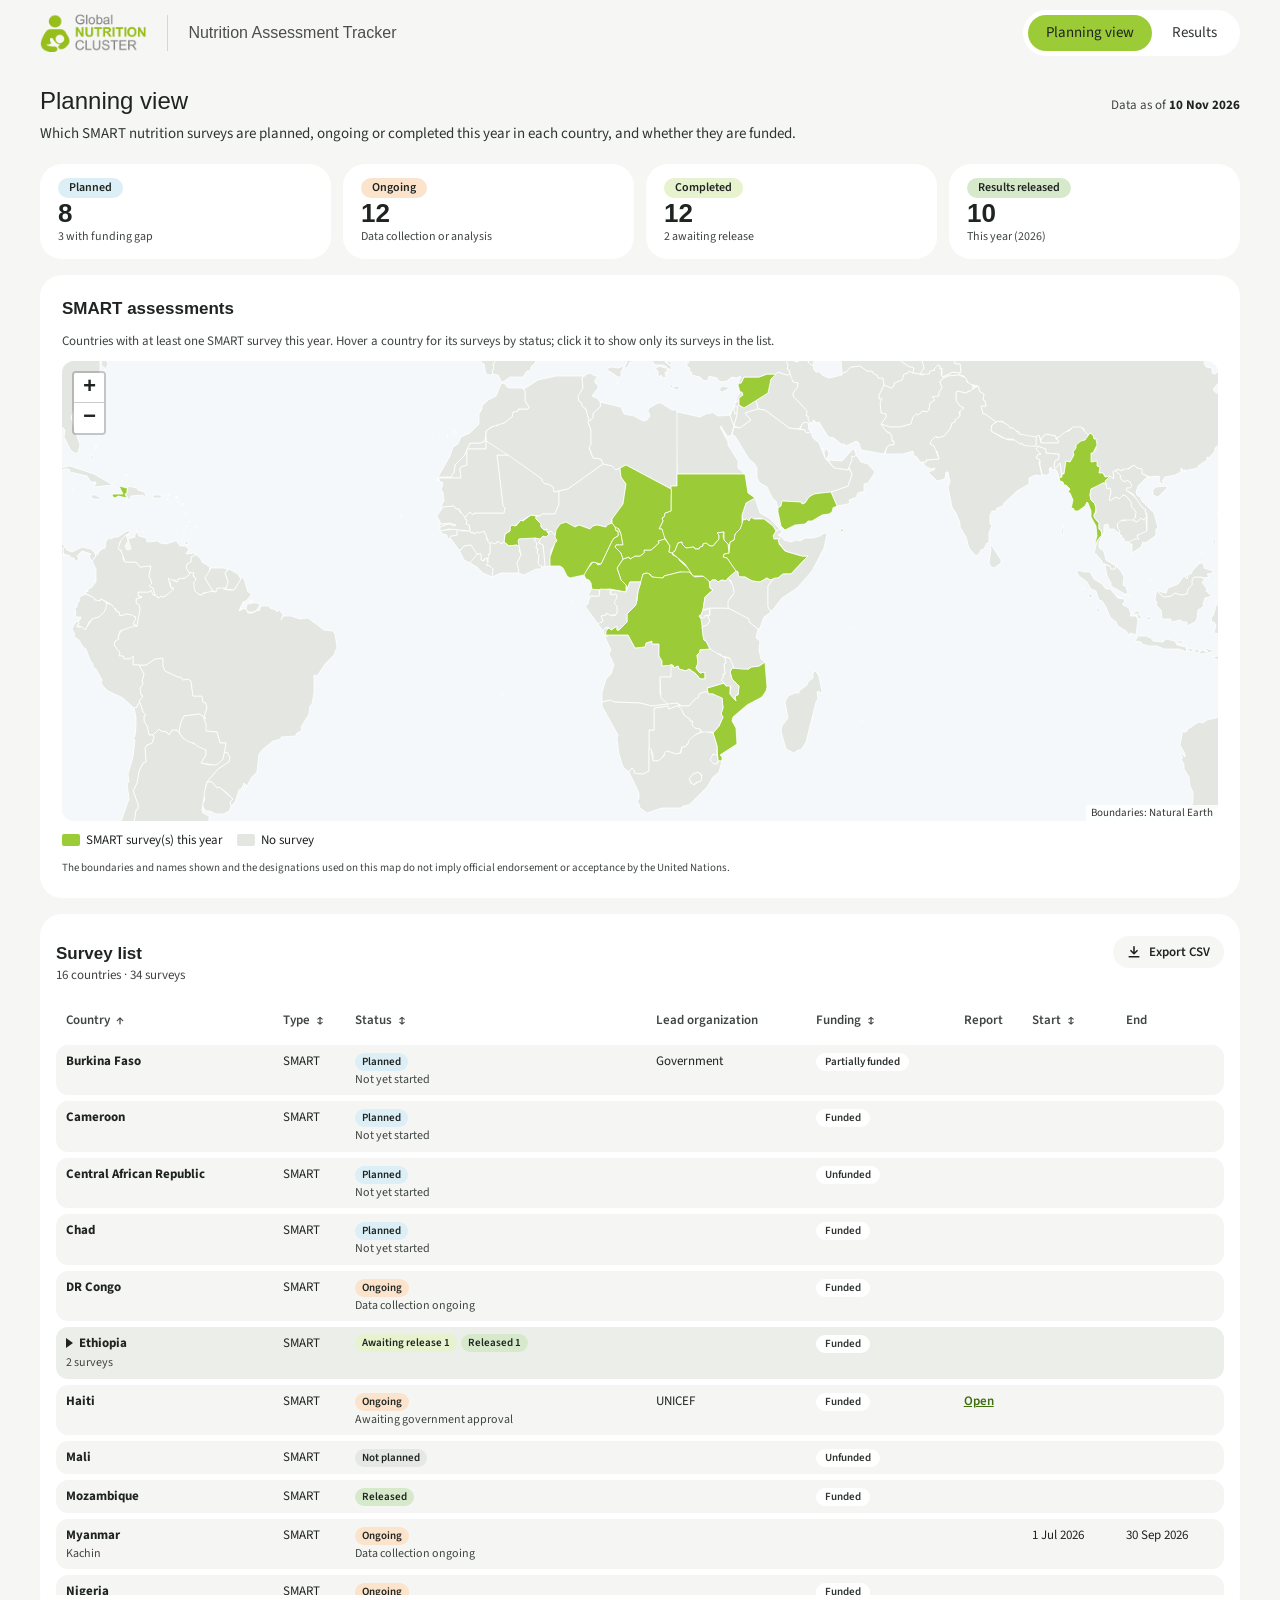
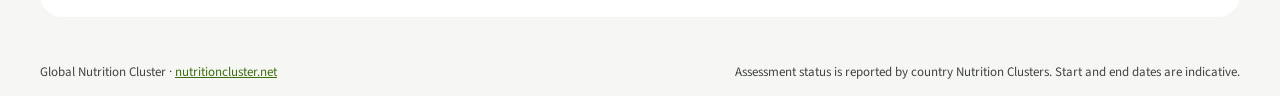
<file: index.html>
<!doctype html>
<html lang="en">
<head>
  <meta charset="utf-8">
  <meta name="viewport" content="width=device-width, initial-scale=1">
  <title>Planning view – GNC Nutrition Assessment Tracker</title>
  <meta name="description" content="Which SMART and Rapid SMART nutrition surveys are planned, ongoing or completed this year in each country, and whether they are funded.">
  <link rel="icon" href="data:image/svg+xml,%3Csvg xmlns=%27http://www.w3.org/2000/svg%27 viewBox=%270 0 16 16%27%3E%3Ccircle cx=%278%27 cy=%278%27 r=%277%27 fill=%27%239CCB38%27/%3E%3C/svg%3E">
  <link rel="preconnect" href="https://fonts.googleapis.com">
  <link rel="preconnect" href="https://fonts.gstatic.com" crossorigin>
  <link href="https://fonts.googleapis.com/css2?family=Source+Sans+3:wght@400;600;700&display=swap" rel="stylesheet">
  <link rel="stylesheet" href="assets/vendor/leaflet-1.9.4/leaflet.css">
  <link rel="stylesheet" href="assets/css/tokens.css">
  <link rel="stylesheet" href="assets/css/main.css">
  <!-- "Soft" look (owner's choice, 13 Nov 2026): grey page, white rounded blocks, no borders. -->
  <link rel="stylesheet" href="assets/css/soft.css">
  <script src="assets/vendor/leaflet-1.9.4/leaflet.js"></script>
  <script type="module" src="assets/js/main.js"></script>
</head>
<body>
  <a class="skip-link" href="#content">Skip to the dashboard</a>
  <header class="site-header">
    <div class="wrap">
      <div class="brand">
        <a href="https://www.nutritioncluster.net" aria-label="Global Nutrition Cluster home">
          <img src="assets/img/gnc-logo.png" alt="Global Nutrition Cluster" width="130" height="46">
        </a>
        <span class="brand-divider" aria-hidden="true"></span>
        <span class="brand-name">Nutrition Assessment Tracker</span>
      </div>
      <!-- Methodology and Data & downloads tabs will be added when those pages exist -->
      <nav class="site-nav" aria-label="Tracker sections">
        <a href="./" aria-current="page">Planning view</a>
        <a href="results.html">Results</a>
      </nav>
    </div>
  </header>

  <main id="main">
  <section class="page-title">
    <div class="wrap">
      <div>
        <h1>Planning view</h1>
        <p>Which SMART nutrition surveys are planned, ongoing or completed this year in each country, and whether they are funded.</p>
      </div>
      <div class="data-asof">Data as of <strong id="data-date">…</strong></div>
    </div>
  </section>

  <div class="content wrap" id="content" tabindex="-1">
    <!-- KPI band -->
    <section class="kpi-band" id="kpis" aria-label="Key figures"></section>

    <!-- Map and survey list side by side (compact-layout test branch: no filters, timeline or matrix) -->
    <section class="views">
      <div class="card" id="map-card"></div>
      <section class="card" id="list-card" aria-label="Survey list"></section>
    </section>
  </div>
  </main>

  <footer class="site-footer">
    <div class="wrap">
      <span>Global Nutrition Cluster · <a href="https://www.nutritioncluster.net">nutritioncluster.net</a></span>
      <span>Assessment status is reported by country Nutrition Clusters. Start and end dates are indicative.</span>
    </div>
  </footer>
</body>
</html>
</file>
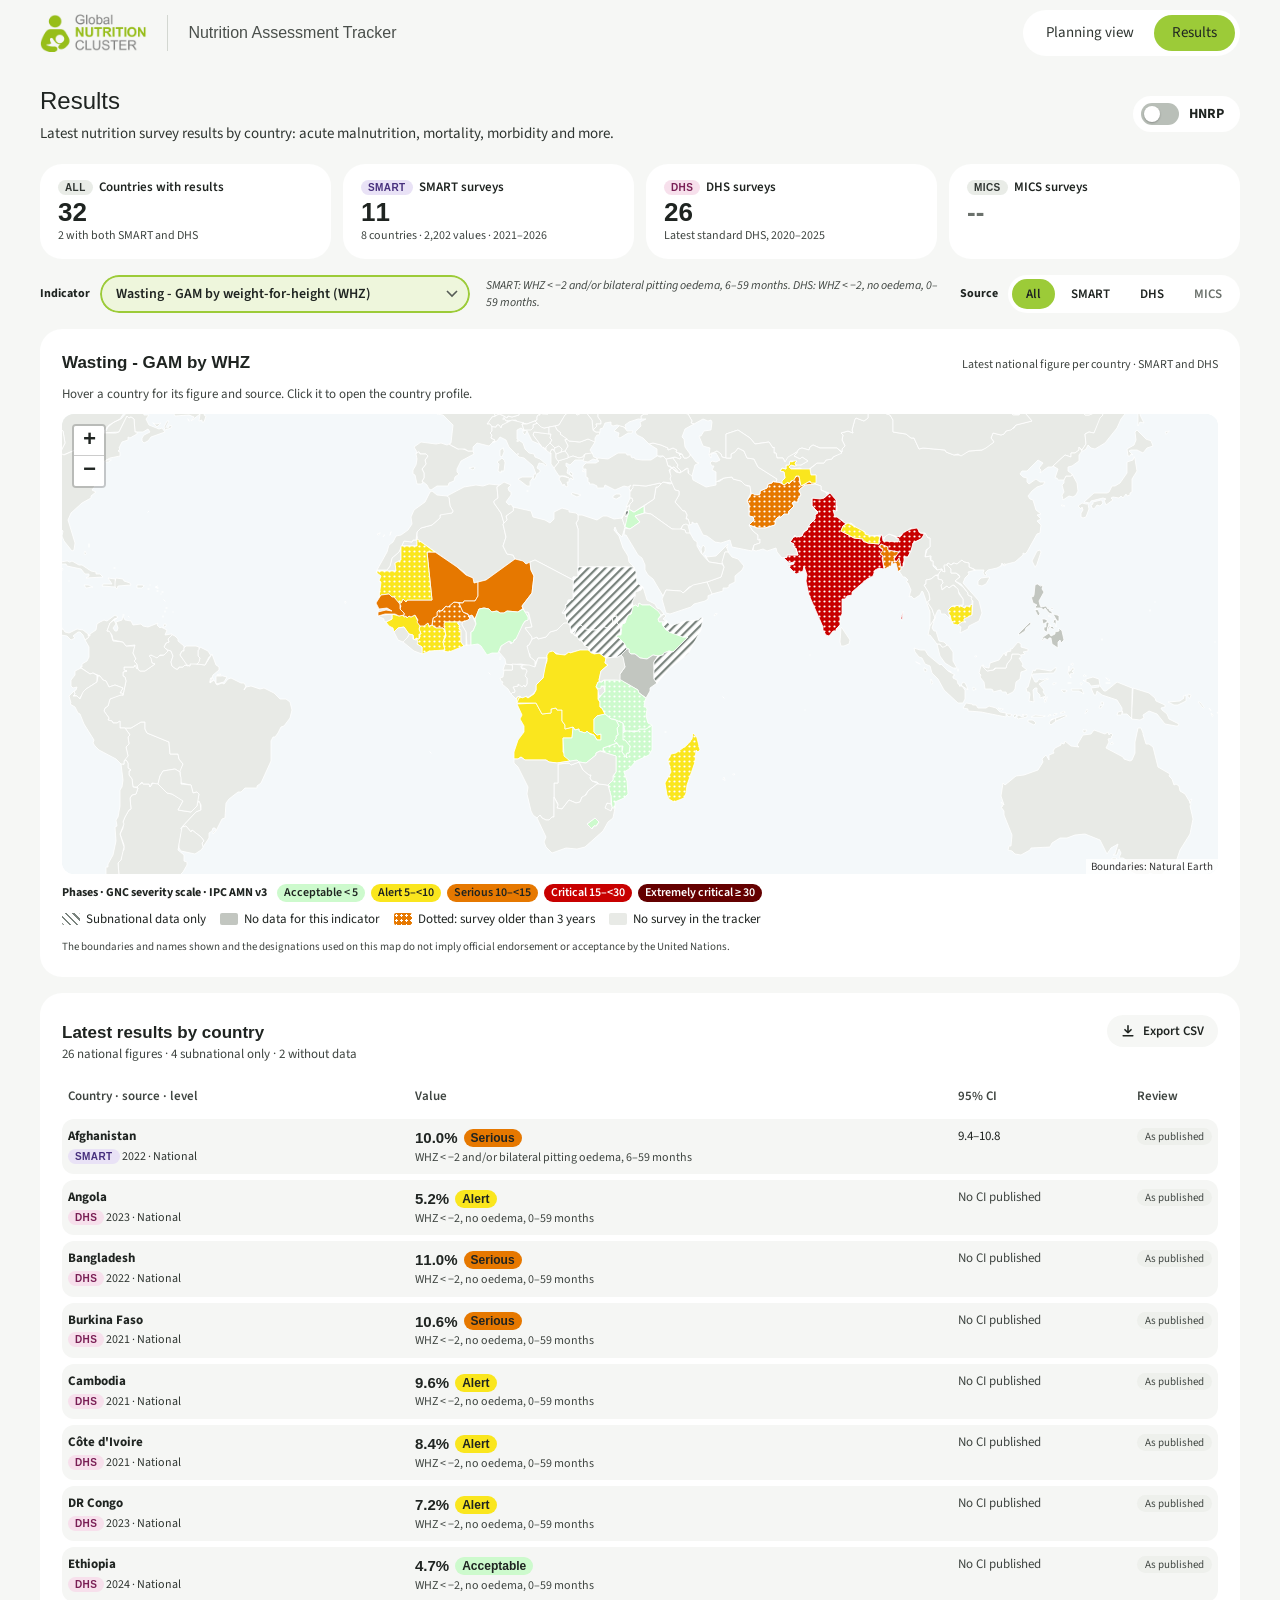
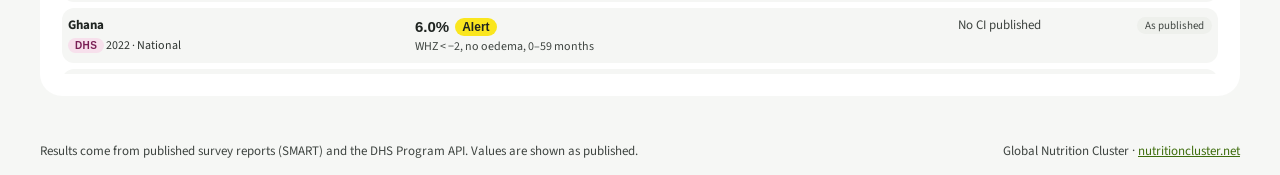
<file: results.html>
<!doctype html>
<html lang="en">
<head>
  <meta charset="utf-8">
  <meta name="viewport" content="width=device-width, initial-scale=1">
  <title>Results – GNC Nutrition Assessment Tracker</title>
  <meta name="description" content="Latest nutrition survey results by country (SMART and DHS): acute malnutrition, mortality, morbidity, stunting and more, with sources and confidence intervals.">
  <link rel="icon" href="data:image/svg+xml,%3Csvg xmlns=%27http://www.w3.org/2000/svg%27 viewBox=%270 0 16 16%27%3E%3Ccircle cx=%278%27 cy=%278%27 r=%277%27 fill=%27%239CCB38%27/%3E%3C/svg%3E">
  <link rel="preconnect" href="https://fonts.googleapis.com">
  <link rel="preconnect" href="https://fonts.gstatic.com" crossorigin>
  <link href="https://fonts.googleapis.com/css2?family=Source+Sans+3:wght@400;600;700&display=swap" rel="stylesheet">
  <link rel="stylesheet" href="assets/vendor/leaflet-1.9.4/leaflet.css">
  <link rel="stylesheet" href="assets/css/tokens.css">
  <link rel="stylesheet" href="assets/css/main.css">
  <link rel="stylesheet" href="assets/css/results.css">
  <!-- "Soft" look (owner's choice, 13 Nov 2026): grey page, white rounded blocks, no borders. Loaded last. -->
  <link rel="stylesheet" href="assets/css/soft.css">
  <script src="assets/vendor/leaflet-1.9.4/leaflet.js"></script>
  <script type="module" src="assets/js/results/main.js"></script>
</head>
<body>
  <a class="skip-link" href="#content">Skip to the dashboard</a>
  <header class="site-header">
    <div class="wrap">
      <div class="brand">
        <a href="https://www.nutritioncluster.net" aria-label="Global Nutrition Cluster home">
          <img src="assets/img/gnc-logo.png" alt="Global Nutrition Cluster" width="130" height="46">
        </a>
        <span class="brand-divider" aria-hidden="true"></span>
        <span class="brand-name">Nutrition Assessment Tracker</span>
      </div>
      <nav class="site-nav" aria-label="Tracker sections">
        <a href="./">Planning view</a>
        <a href="results.html" aria-current="page">Results</a>
      </nav>
    </div>
  </header>

  <main id="main">
  <section class="page-title">
    <div class="wrap">
      <div>
        <h1>Results</h1>
        <p>Latest nutrition survey results by country: acute malnutrition, mortality, morbidity and more.</p>
      </div>
      <!-- HNRP switch (CLAUDE.md 11.4.2): only the HNRP countries of the current year, on the whole page -->
      <button type="button" class="hnrp-switch" id="hnrp-switch" role="switch" aria-checked="false" disabled>
        <span class="switch-track" aria-hidden="true"><span class="switch-thumb"></span></span>
        <span class="switch-label">HNRP</span>
      </button>
    </div>
  </section>

  <div class="content wrap" id="content" tabindex="-1">
    <!-- KPI tiles (11.4.4): fixed totals, they follow neither the indicator nor the source -->
    <section class="kpi-band res-kpis" id="kpis" aria-label="Key figures"></section>

    <!-- Indicator selector + Source toggle (CLAUDE.md 11.4.3), right above the map and the list they drive -->
    <section class="res-controls" id="controls" aria-label="Indicator and source"></section>

    <!-- Map and "Latest results by country" side by side (11.4.5 and 11.4.6) -->
    <section class="views">
      <section class="card" id="map-card" aria-labelledby="map-title">
        <div class="card-head"><h2 id="map-title">Map</h2></div>
      </section>
      <section class="card" id="rank-card" aria-labelledby="rank-title"></section>
    </section>

    <!-- Country profile (11.4.8), shown when a country is chosen -->
    <section class="card res-profile" id="profile" hidden aria-labelledby="profile-title" tabindex="-1"></section>

  </div>
  </main>

  <footer class="site-footer">
    <div class="wrap">
      <span>Results come from published survey reports (SMART) and the DHS Program API. Values are shown as published.</span>
      <span>Global Nutrition Cluster · <a href="https://www.nutritioncluster.net">nutritioncluster.net</a></span>
    </div>
  </footer>
</body>
</html>
</file>
<file: assets/vendor/leaflet-1.9.4/leaflet.css>
/* required styles */

.leaflet-pane,
.leaflet-tile,
.leaflet-marker-icon,
.leaflet-marker-shadow,
.leaflet-tile-container,
.leaflet-pane > svg,
.leaflet-pane > canvas,
.leaflet-zoom-box,
.leaflet-image-layer,
.leaflet-layer {
	position: absolute;
	left: 0;
	top: 0;
	}
.leaflet-container {
	overflow: hidden;
	}
.leaflet-tile,
.leaflet-marker-icon,
.leaflet-marker-shadow {
	-webkit-user-select: none;
	   -moz-user-select: none;
	        user-select: none;
	  -webkit-user-drag: none;
	}
/* Prevents IE11 from highlighting tiles in blue */
.leaflet-tile::selection {
	background: transparent;
}
/* Safari renders non-retina tile on retina better with this, but Chrome is worse */
.leaflet-safari .leaflet-tile {
	image-rendering: -webkit-optimize-contrast;
	}
/* hack that prevents hw layers "stretching" when loading new tiles */
.leaflet-safari .leaflet-tile-container {
	width: 1600px;
	height: 1600px;
	-webkit-transform-origin: 0 0;
	}
.leaflet-marker-icon,
.leaflet-marker-shadow {
	display: block;
	}
/* .leaflet-container svg: reset svg max-width decleration shipped in Joomla! (joomla.org) 3.x */
/* .leaflet-container img: map is broken in FF if you have max-width: 100% on tiles */
.leaflet-container .leaflet-overlay-pane svg {
	max-width: none !important;
	max-height: none !important;
	}
.leaflet-container .leaflet-marker-pane img,
.leaflet-container .leaflet-shadow-pane img,
.leaflet-container .leaflet-tile-pane img,
.leaflet-container img.leaflet-image-layer,
.leaflet-container .leaflet-tile {
	max-width: none !important;
	max-height: none !important;
	width: auto;
	padding: 0;
	}

.leaflet-container img.leaflet-tile {
	/* See: https://bugs.chromium.org/p/chromium/issues/detail?id=600120 */
	mix-blend-mode: plus-lighter;
}

.leaflet-container.leaflet-touch-zoom {
	-ms-touch-action: pan-x pan-y;
	touch-action: pan-x pan-y;
	}
.leaflet-container.leaflet-touch-drag {
	-ms-touch-action: pinch-zoom;
	/* Fallback for FF which doesn't support pinch-zoom */
	touch-action: none;
	touch-action: pinch-zoom;
}
.leaflet-container.leaflet-touch-drag.leaflet-touch-zoom {
	-ms-touch-action: none;
	touch-action: none;
}
.leaflet-container {
	-webkit-tap-highlight-color: transparent;
}
.leaflet-container a {
	-webkit-tap-highlight-color: rgba(51, 181, 229, 0.4);
}
.leaflet-tile {
	filter: inherit;
	visibility: hidden;
	}
.leaflet-tile-loaded {
	visibility: inherit;
	}
.leaflet-zoom-box {
	width: 0;
	height: 0;
	-moz-box-sizing: border-box;
	     box-sizing: border-box;
	z-index: 800;
	}
/* workaround for https://bugzilla.mozilla.org/show_bug.cgi?id=888319 */
.leaflet-overlay-pane svg {
	-moz-user-select: none;
	}

.leaflet-pane         { z-index: 400; }

.leaflet-tile-pane    { z-index: 200; }
.leaflet-overlay-pane { z-index: 400; }
.leaflet-shadow-pane  { z-index: 500; }
.leaflet-marker-pane  { z-index: 600; }
.leaflet-tooltip-pane   { z-index: 650; }
.leaflet-popup-pane   { z-index: 700; }

.leaflet-map-pane canvas { z-index: 100; }
.leaflet-map-pane svg    { z-index: 200; }

.leaflet-vml-shape {
	width: 1px;
	height: 1px;
	}
.lvml {
	behavior: url(#default#VML);
	display: inline-block;
	position: absolute;
	}


/* control positioning */

.leaflet-control {
	position: relative;
	z-index: 800;
	pointer-events: visiblePainted; /* IE 9-10 doesn't have auto */
	pointer-events: auto;
	}
.leaflet-top,
.leaflet-bottom {
	position: absolute;
	z-index: 1000;
	pointer-events: none;
	}
.leaflet-top {
	top: 0;
	}
.leaflet-right {
	right: 0;
	}
.leaflet-bottom {
	bottom: 0;
	}
.leaflet-left {
	left: 0;
	}
.leaflet-control {
	float: left;
	clear: both;
	}
.leaflet-right .leaflet-control {
	float: right;
	}
.leaflet-top .leaflet-control {
	margin-top: 10px;
	}
.leaflet-bottom .leaflet-control {
	margin-bottom: 10px;
	}
.leaflet-left .leaflet-control {
	margin-left: 10px;
	}
.leaflet-right .leaflet-control {
	margin-right: 10px;
	}


/* zoom and fade animations */

.leaflet-fade-anim .leaflet-popup {
	opacity: 0;
	-webkit-transition: opacity 0.2s linear;
	   -moz-transition: opacity 0.2s linear;
	        transition: opacity 0.2s linear;
	}
.leaflet-fade-anim .leaflet-map-pane .leaflet-popup {
	opacity: 1;
	}
.leaflet-zoom-animated {
	-webkit-transform-origin: 0 0;
	    -ms-transform-origin: 0 0;
	        transform-origin: 0 0;
	}
svg.leaflet-zoom-animated {
	will-change: transform;
}

.leaflet-zoom-anim .leaflet-zoom-animated {
	-webkit-transition: -webkit-transform 0.25s cubic-bezier(0,0,0.25,1);
	   -moz-transition:    -moz-transform 0.25s cubic-bezier(0,0,0.25,1);
	        transition:         transform 0.25s cubic-bezier(0,0,0.25,1);
	}
.leaflet-zoom-anim .leaflet-tile,
.leaflet-pan-anim .leaflet-tile {
	-webkit-transition: none;
	   -moz-transition: none;
	        transition: none;
	}

.leaflet-zoom-anim .leaflet-zoom-hide {
	visibility: hidden;
	}


/* cursors */

.leaflet-interactive {
	cursor: pointer;
	}
.leaflet-grab {
	cursor: -webkit-grab;
	cursor:    -moz-grab;
	cursor:         grab;
	}
.leaflet-crosshair,
.leaflet-crosshair .leaflet-interactive {
	cursor: crosshair;
	}
.leaflet-popup-pane,
.leaflet-control {
	cursor: auto;
	}
.leaflet-dragging .leaflet-grab,
.leaflet-dragging .leaflet-grab .leaflet-interactive,
.leaflet-dragging .leaflet-marker-draggable {
	cursor: move;
	cursor: -webkit-grabbing;
	cursor:    -moz-grabbing;
	cursor:         grabbing;
	}

/* marker & overlays interactivity */
.leaflet-marker-icon,
.leaflet-marker-shadow,
.leaflet-image-layer,
.leaflet-pane > svg path,
.leaflet-tile-container {
	pointer-events: none;
	}

.leaflet-marker-icon.leaflet-interactive,
.leaflet-image-layer.leaflet-interactive,
.leaflet-pane > svg path.leaflet-interactive,
svg.leaflet-image-layer.leaflet-interactive path {
	pointer-events: visiblePainted; /* IE 9-10 doesn't have auto */
	pointer-events: auto;
	}

/* visual tweaks */

.leaflet-container {
	background: #ddd;
	outline-offset: 1px;
	}
.leaflet-container a {
	color: #0078A8;
	}
.leaflet-zoom-box {
	border: 2px dotted #38f;
	background: rgba(255,255,255,0.5);
	}


/* general typography */
.leaflet-container {
	font-family: "Helvetica Neue", Arial, Helvetica, sans-serif;
	font-size: 12px;
	font-size: 0.75rem;
	line-height: 1.5;
	}


/* general toolbar styles */

.leaflet-bar {
	box-shadow: 0 1px 5px rgba(0,0,0,0.65);
	border-radius: 4px;
	}
.leaflet-bar a {
	background-color: #fff;
	border-bottom: 1px solid #ccc;
	width: 26px;
	height: 26px;
	line-height: 26px;
	display: block;
	text-align: center;
	text-decoration: none;
	color: black;
	}
.leaflet-bar a,
.leaflet-control-layers-toggle {
	background-position: 50% 50%;
	background-repeat: no-repeat;
	display: block;
	}
.leaflet-bar a:hover,
.leaflet-bar a:focus {
	background-color: #f4f4f4;
	}
.leaflet-bar a:first-child {
	border-top-left-radius: 4px;
	border-top-right-radius: 4px;
	}
.leaflet-bar a:last-child {
	border-bottom-left-radius: 4px;
	border-bottom-right-radius: 4px;
	border-bottom: none;
	}
.leaflet-bar a.leaflet-disabled {
	cursor: default;
	background-color: #f4f4f4;
	color: #bbb;
	}

.leaflet-touch .leaflet-bar a {
	width: 30px;
	height: 30px;
	line-height: 30px;
	}
.leaflet-touch .leaflet-bar a:first-child {
	border-top-left-radius: 2px;
	border-top-right-radius: 2px;
	}
.leaflet-touch .leaflet-bar a:last-child {
	border-bottom-left-radius: 2px;
	border-bottom-right-radius: 2px;
	}

/* zoom control */

.leaflet-control-zoom-in,
.leaflet-control-zoom-out {
	font: bold 18px 'Lucida Console', Monaco, monospace;
	text-indent: 1px;
	}

.leaflet-touch .leaflet-control-zoom-in, .leaflet-touch .leaflet-control-zoom-out  {
	font-size: 22px;
	}


/* layers control */

.leaflet-control-layers {
	box-shadow: 0 1px 5px rgba(0,0,0,0.4);
	background: #fff;
	border-radius: 5px;
	}
.leaflet-control-layers-toggle {
	background-image: url(images/layers.png);
	width: 36px;
	height: 36px;
	}
.leaflet-retina .leaflet-control-layers-toggle {
	background-image: url(images/layers-2x.png);
	background-size: 26px 26px;
	}
.leaflet-touch .leaflet-control-layers-toggle {
	width: 44px;
	height: 44px;
	}
.leaflet-control-layers .leaflet-control-layers-list,
.leaflet-control-layers-expanded .leaflet-control-layers-toggle {
	display: none;
	}
.leaflet-control-layers-expanded .leaflet-control-layers-list {
	display: block;
	position: relative;
	}
.leaflet-control-layers-expanded {
	padding: 6px 10px 6px 6px;
	color: #333;
	background: #fff;
	}
.leaflet-control-layers-scrollbar {
	overflow-y: scroll;
	overflow-x: hidden;
	padding-right: 5px;
	}
.leaflet-control-layers-selector {
	margin-top: 2px;
	position: relative;
	top: 1px;
	}
.leaflet-control-layers label {
	display: block;
	font-size: 13px;
	font-size: 1.08333em;
	}
.leaflet-control-layers-separator {
	height: 0;
	border-top: 1px solid #ddd;
	margin: 5px -10px 5px -6px;
	}

/* Default icon URLs */
.leaflet-default-icon-path { /* used only in path-guessing heuristic, see L.Icon.Default */
	background-image: url(images/marker-icon.png);
	}


/* attribution and scale controls */

.leaflet-container .leaflet-control-attribution {
	background: #fff;
	background: rgba(255, 255, 255, 0.8);
	margin: 0;
	}
.leaflet-control-attribution,
.leaflet-control-scale-line {
	padding: 0 5px;
	color: #333;
	line-height: 1.4;
	}
.leaflet-control-attribution a {
	text-decoration: none;
	}
.leaflet-control-attribution a:hover,
.leaflet-control-attribution a:focus {
	text-decoration: underline;
	}
.leaflet-attribution-flag {
	display: inline !important;
	vertical-align: baseline !important;
	width: 1em;
	height: 0.6669em;
	}
.leaflet-left .leaflet-control-scale {
	margin-left: 5px;
	}
.leaflet-bottom .leaflet-control-scale {
	margin-bottom: 5px;
	}
.leaflet-control-scale-line {
	border: 2px solid #777;
	border-top: none;
	line-height: 1.1;
	padding: 2px 5px 1px;
	white-space: nowrap;
	-moz-box-sizing: border-box;
	     box-sizing: border-box;
	background: rgba(255, 255, 255, 0.8);
	text-shadow: 1px 1px #fff;
	}
.leaflet-control-scale-line:not(:first-child) {
	border-top: 2px solid #777;
	border-bottom: none;
	margin-top: -2px;
	}
.leaflet-control-scale-line:not(:first-child):not(:last-child) {
	border-bottom: 2px solid #777;
	}

.leaflet-touch .leaflet-control-attribution,
.leaflet-touch .leaflet-control-layers,
.leaflet-touch .leaflet-bar {
	box-shadow: none;
	}
.leaflet-touch .leaflet-control-layers,
.leaflet-touch .leaflet-bar {
	border: 2px solid rgba(0,0,0,0.2);
	background-clip: padding-box;
	}


/* popup */

.leaflet-popup {
	position: absolute;
	text-align: center;
	margin-bottom: 20px;
	}
.leaflet-popup-content-wrapper {
	padding: 1px;
	text-align: left;
	border-radius: 12px;
	}
.leaflet-popup-content {
	margin: 13px 24px 13px 20px;
	line-height: 1.3;
	font-size: 13px;
	font-size: 1.08333em;
	min-height: 1px;
	}
.leaflet-popup-content p {
	margin: 17px 0;
	margin: 1.3em 0;
	}
.leaflet-popup-tip-container {
	width: 40px;
	height: 20px;
	position: absolute;
	left: 50%;
	margin-top: -1px;
	margin-left: -20px;
	overflow: hidden;
	pointer-events: none;
	}
.leaflet-popup-tip {
	width: 17px;
	height: 17px;
	padding: 1px;

	margin: -10px auto 0;
	pointer-events: auto;

	-webkit-transform: rotate(45deg);
	   -moz-transform: rotate(45deg);
	    -ms-transform: rotate(45deg);
	        transform: rotate(45deg);
	}
.leaflet-popup-content-wrapper,
.leaflet-popup-tip {
	background: white;
	color: #333;
	box-shadow: 0 3px 14px rgba(0,0,0,0.4);
	}
.leaflet-container a.leaflet-popup-close-button {
	position: absolute;
	top: 0;
	right: 0;
	border: none;
	text-align: center;
	width: 24px;
	height: 24px;
	font: 16px/24px Tahoma, Verdana, sans-serif;
	color: #757575;
	text-decoration: none;
	background: transparent;
	}
.leaflet-container a.leaflet-popup-close-button:hover,
.leaflet-container a.leaflet-popup-close-button:focus {
	color: #585858;
	}
.leaflet-popup-scrolled {
	overflow: auto;
	}

.leaflet-oldie .leaflet-popup-content-wrapper {
	-ms-zoom: 1;
	}
.leaflet-oldie .leaflet-popup-tip {
	width: 24px;
	margin: 0 auto;

	-ms-filter: "progid:DXImageTransform.Microsoft.Matrix(M11=0.70710678, M12=0.70710678, M21=-0.70710678, M22=0.70710678)";
	filter: progid:DXImageTransform.Microsoft.Matrix(M11=0.70710678, M12=0.70710678, M21=-0.70710678, M22=0.70710678);
	}

.leaflet-oldie .leaflet-control-zoom,
.leaflet-oldie .leaflet-control-layers,
.leaflet-oldie .leaflet-popup-content-wrapper,
.leaflet-oldie .leaflet-popup-tip {
	border: 1px solid #999;
	}


/* div icon */

.leaflet-div-icon {
	background: #fff;
	border: 1px solid #666;
	}


/* Tooltip */
/* Base styles for the element that has a tooltip */
.leaflet-tooltip {
	position: absolute;
	padding: 6px;
	background-color: #fff;
	border: 1px solid #fff;
	border-radius: 3px;
	color: #222;
	white-space: nowrap;
	-webkit-user-select: none;
	-moz-user-select: none;
	-ms-user-select: none;
	user-select: none;
	pointer-events: none;
	box-shadow: 0 1px 3px rgba(0,0,0,0.4);
	}
.leaflet-tooltip.leaflet-interactive {
	cursor: pointer;
	pointer-events: auto;
	}
.leaflet-tooltip-top:before,
.leaflet-tooltip-bottom:before,
.leaflet-tooltip-left:before,
.leaflet-tooltip-right:before {
	position: absolute;
	pointer-events: none;
	border: 6px solid transparent;
	background: transparent;
	content: "";
	}

/* Directions */

.leaflet-tooltip-bottom {
	margin-top: 6px;
}
.leaflet-tooltip-top {
	margin-top: -6px;
}
.leaflet-tooltip-bottom:before,
.leaflet-tooltip-top:before {
	left: 50%;
	margin-left: -6px;
	}
.leaflet-tooltip-top:before {
	bottom: 0;
	margin-bottom: -12px;
	border-top-color: #fff;
	}
.leaflet-tooltip-bottom:before {
	top: 0;
	margin-top: -12px;
	margin-left: -6px;
	border-bottom-color: #fff;
	}
.leaflet-tooltip-left {
	margin-left: -6px;
}
.leaflet-tooltip-right {
	margin-left: 6px;
}
.leaflet-tooltip-left:before,
.leaflet-tooltip-right:before {
	top: 50%;
	margin-top: -6px;
	}
.leaflet-tooltip-left:before {
	right: 0;
	margin-right: -12px;
	border-left-color: #fff;
	}
.leaflet-tooltip-right:before {
	left: 0;
	margin-left: -12px;
	border-right-color: #fff;
	}

/* Printing */

@media print {
	/* Prevent printers from removing background-images of controls. */
	.leaflet-control {
		-webkit-print-color-adjust: exact;
		print-color-adjust: exact;
		}
	}
</file>
<file: assets/css/tokens.css>
/* Design tokens. Brand colours from the GNC brand book 2020 (CLAUDE.md section 7);
   neutrals, sizes and radii from the first Claude Design mockup. */
:root {
  /* Brand palette */
  --gnc-green: #9CCB38;         /* primary; "Completed, awaiting release" */
  --gnc-green-dark: #63A537;    /* "Results released" */
  --gnc-green-teal: #37A76F;
  --gnc-teal: #44C1A3;
  --gnc-blue: #4EB3CF;          /* "Planned" */
  --gnc-sky: #51C3F9;
  --gnc-orange: #EE7B08;        /* "Ongoing" */
  --gnc-grey: #808080;
  --gnc-slate: #455F51;
  --gnc-olive: #94A17F;
  --gnc-khaki: #89824E;

  /* Status colours: every block reads these, never the hex codes directly */
  --status-planned: var(--gnc-blue);
  --status-ongoing: var(--gnc-orange);
  --status-completed: var(--gnc-green);
  --status-released: var(--gnc-green-dark);
  --status-not-planned: #A9AFA8;


  /* Text */
  --text: #1F2421;
  --text-strong: #1B1E1B;
  --text-secondary: #3D433E;
  --text-muted: #565C57;
  --text-faint: #6B716C;        /* "Not reported" */
  --text-brand: #4A4F4B;        /* product name in the header */

  /* Surfaces and lines */
  --surface: #FFFFFF;
  --surface-alt: #F5F7F2;
  --surface-hover: #FAFBF8;
  --map-water: #F4F8FA;
  --border: #DDE1DA;
  --border-input: #C9CEC5;
  --border-row: #ECEFE9;
  --border-badge: #A9AFA8;

  /* Interaction */
  --link: #3F6E0E;
  --link-hover: #2C4F08;
  --focus: #2A8BAA;
  --pressed: #1F2421;           /* border of a selected KPI tile, active toggle */

  /* Type */
  --font-title: Arial, "Helvetica Neue", Helvetica, sans-serif;   /* titles, KPI numbers */
  --font-body: "Source Sans 3", "Source Sans Pro", Arial, sans-serif;

  /* Layout */
  --page-max: 1440px;
  --page-pad: 40px;
  --radius-card: 6px;
  --radius-input: 4px;
}

@media (max-width: 899px) {
  :root { --page-pad: 24px; }
}

@media (max-width: 639px) {
  :root { --page-pad: 16px; }
}

/* Results page (CLAUDE.md 11.3.7): phase colours = the IPC phase colours (owner's decision, Nov 2026).
   Colour 1 = IPC Phase 1 (Minimal) … colour 5 = Phase 5 (Famine / Extremely critical). */
:root {
  --phase-1: #CDFACD;   /* IPC Phase 1, light green */
  --phase-2: #FAE61E;   /* IPC Phase 2, yellow */
  --phase-3: #E67800;   /* IPC Phase 3, orange */
  --phase-4: #C80000;   /* IPC Phase 4, red */
  --phase-5: #640000;   /* IPC Phase 5, dark red */
  /* Indicators without phases: five equal steps, a different hue
     so they are never read as phases */
  --cont-1: #E3EEF1;
  --cont-2: #B3D3DC;
  --cont-3: #79AFBF;
  --cont-4: #3A7C90;   /* darkened from #3E8196 so white text on it passes AA (4.7:1) */
  --cont-5: #1D5466;
}
</file>
<file: assets/css/main.css>
/* Layout and components of the Planning view.
   First values came from the Claude Design mockup (removed from the repo in Nov 2026; CLAUDE.md is the reference).
   Colours and fonts come from tokens.css. */

*,
*::before,
*::after { box-sizing: border-box; }

html { -webkit-text-size-adjust: 100%; }

body {
  margin: 0;
  font-family: var(--font-body);
  font-size: 16px;
  line-height: 1.45;
  color: var(--text);
  background: var(--surface);
}

a { color: var(--link); }
a:hover { color: var(--link-hover); }
button, select, input { font-family: inherit; }
:focus-visible { outline: 3px solid var(--focus); outline-offset: 2px; }

.h { font-family: var(--font-title); }
.lbl { font-size: 12px; font-weight: 600; letter-spacing: 0.04em; text-transform: uppercase; color: var(--text-muted); }
.mute { color: var(--text-muted); }
.nr { color: var(--text-faint); font-style: italic; }   /* "Not reported" */

.visually-hidden {
  position: absolute; width: 1px; height: 1px; padding: 0; margin: -1px;
  overflow: hidden; clip: rect(0 0 0 0); white-space: nowrap; border: 0;
}

.wrap { max-width: var(--page-max); margin: 0 auto; padding-left: var(--page-pad); padding-right: var(--page-pad); }

/* ---------- Header ---------- */
.site-header { border-bottom: 4px solid var(--gnc-green); }
.site-header .wrap {
  padding-top: 14px; padding-bottom: 14px;
  display: flex; flex-wrap: wrap; align-items: center; justify-content: space-between; gap: 16px 32px;
}
.brand { display: flex; align-items: center; gap: 20px; }
.brand a { display: flex; }
.brand img { height: 46px; width: auto; display: block; }
.brand-divider { width: 1px; height: 36px; background: var(--border); }
.brand-name { font-family: var(--font-title); font-size: 18px; color: var(--text-brand); }

.site-nav { display: flex; flex-wrap: wrap; gap: 4px 24px; font-size: 16px; }
.site-nav a { color: var(--text-secondary); text-decoration: none; padding: 10px 0; }
.site-nav a[aria-current="page"] { color: var(--text); font-weight: 700; border-bottom: 3px solid var(--gnc-green); }

/* ---------- Page title ---------- */
.page-title .wrap {
  padding-top: 28px; padding-bottom: 20px;
  display: flex; flex-wrap: wrap; align-items: baseline; justify-content: space-between; gap: 12px 32px;   /* "Data as of" sits on the title's line */
}
.page-title h1 { margin: 0 0 6px; font-family: var(--font-title); font-size: 32px; font-weight: 400; color: var(--text); }
.page-title p { margin: 0; max-width: 760px; font-size: 17px; line-height: 1.45; color: var(--text-secondary); }
.data-asof { font-size: 14px; color: var(--text-muted); text-align: right; white-space: nowrap; }
.data-asof strong { color: var(--text); }

.skip-link {
  position: absolute; left: 16px; top: -48px; z-index: 100;
  padding: 10px 14px; border-radius: var(--radius-input);
  background: var(--text); color: #FFFFFF; font-weight: 600; text-decoration: none;
}
.skip-link:focus { top: 8px; color: #FFFFFF; }
.content:focus { outline: none; }

@media (prefers-reduced-motion: reduce) {
  *, *::before, *::after { transition: none !important; animation: none !important; scroll-behavior: auto !important; }
}
.field { display: flex; flex-direction: column; gap: 4px; flex: 1 1 160px; min-width: 0; }

.sel {
  appearance: none;
  height: 40px; min-width: 0; width: 100%;
  padding: 0 32px 0 10px;
  border: 1px solid var(--border-input); border-radius: var(--radius-input);
  background: var(--surface) url("data:image/svg+xml,%3Csvg xmlns='http://www.w3.org/2000/svg' width='12' height='8'%3E%3Cpath d='M1 1l5 5 5-5' fill='none' stroke='%23565C57' stroke-width='1.6'/%3E%3C/svg%3E") no-repeat right 12px center;
  font-size: 15px; color: var(--text);
  cursor: pointer;
}

.btn {
  height: 40px; padding: 0 16px;
  display: inline-flex; align-items: center; gap: 8px;
  border: 1px solid var(--border-input); border-radius: var(--radius-input);
  background: var(--surface); color: var(--text);
  font-size: 15px; font-weight: 600; cursor: pointer; text-decoration: none;
}
.btn:hover { background: var(--surface-hover); }
.btn-primary { border-color: var(--gnc-green); background: var(--gnc-green); color: var(--text-strong); font-weight: 700; }
.btn-primary:hover { background: #8FBC2F; color: var(--text-strong); }

/* ---------- Main ---------- */
.content { padding-top: 24px; padding-bottom: 48px; display: flex; flex-direction: column; gap: 28px; }

.notice {
  padding: 12px 14px; border: 1px solid #E4B98A; border-radius: var(--radius-input);
  background: #FDF6EE; color: #5A3410; font-size: 14px;
}

/* KPI band */
.kpi-band { display: grid; grid-template-columns: repeat(auto-fit, minmax(min(240px, 100%), 1fr)); gap: 16px; }
.kpi {
  text-align: left; cursor: pointer;
  background: var(--surface);
  border: 1px solid var(--border); border-radius: var(--radius-card);
  padding: 12px 16px;
  display: flex; flex-direction: column; gap: 4px;
  font-family: inherit; color: var(--text);
}
.kpi:hover { background: var(--surface-hover); }
.kpi[aria-pressed="true"] { border-color: var(--pressed); }
.kpi-label { display: flex; align-items: center; gap: 8px; font-size: 14px; font-weight: 600; color: var(--text-secondary); }
.kpi-value { font-family: var(--font-title); font-size: 32px; line-height: 1; font-weight: 700; color: var(--text); }
.kpi-sub { font-size: 13px; color: var(--text-muted); min-height: 18px; }

/* Cards */
.views { display: grid; grid-template-columns: repeat(auto-fit, minmax(min(560px, 100%), 1fr)); gap: 24px; align-items: start; }
.card {
  border: 1px solid var(--border); border-radius: var(--radius-card); background: var(--surface);
  padding: 20px; display: flex; flex-direction: column; gap: 14px; min-width: 0;
}
.card-head { display: flex; flex-wrap: wrap; justify-content: space-between; align-items: baseline; gap: 8px 12px; }
.card-head h2 { margin: 0; font-family: var(--font-title); font-size: 20px; font-weight: 700; }
.card-note { font-size: 14px; color: var(--text-muted); }

/* ---------- Map ---------- */
.segmented { display: flex; border: 1px solid var(--border-input); border-radius: var(--radius-input); overflow: hidden; }
.segmented button {
  border: 0; padding: 0 14px; height: 36px; font-size: 14px; font-weight: 600; cursor: pointer;
  background: var(--surface); color: var(--text);
}
.segmented button + button { border-left: 1px solid var(--border-input); }
.segmented button[aria-pressed="true"] { background: var(--pressed); color: #FFFFFF; }
.segmented button:focus-visible { outline-offset: -3px; }
.map-caption { margin: 0; }
.map-box { position: relative; border-radius: var(--radius-input); overflow: hidden; background: var(--map-water); }
.map { height: 520px; background: var(--map-water); font-family: var(--font-body); }
.map .leaflet-control-attribution { font-size: 11px; background: rgba(255, 255, 255, 0.8); }
.map .leaflet-control-zoom a { color: var(--text); }
.map-tip { font-family: var(--font-body); font-size: 13px; line-height: 1.4; color: var(--text); }
.map-info {
  position: absolute; left: 0; top: 0; z-index: 500; width: 260px; max-width: calc(100% - 20px);   /* moved next to the cursor by map.js */
  padding: 10px 12px; background: #FFFFFF; border: 1px solid var(--border); border-radius: var(--radius-input);
  box-shadow: 0 2px 8px rgba(31, 36, 33, 0.18); pointer-events: none;
}
.map-info[hidden] { display: none; }
.map-tip .tip-list { display: flex; flex-direction: column; gap: 3px; margin-top: 6px; }
.map-tip .tip-row { display: flex; align-items: flex-start; gap: 6px; }
.map-tip .tip-row 
.map-tip .tip-hint { display: block; margin-top: 6px; font-size: 12px; color: var(--text-muted); }

.map-legend { display: flex; flex-wrap: wrap; gap: 10px 32px; font-size: 14px; }
.legend { list-style: none; margin: 0; padding: 0; display: flex; flex-wrap: wrap; gap: 8px 18px; }
.legend li { display: flex; align-items: center; gap: 6px; }
.legend .swatch { width: 18px; height: 12px; border-radius: 2px; }

.map-disclaimer { margin: 0; font-size: 12px; color: var(--text-muted); }

/* ---------- Survey list ---------- */
.table-scroll { position: relative; overflow-x: auto; max-width: 100%; }  /* relative: keeps hidden labels inside the scroll area */
.tbl { width: 100%; min-width: 960px; border-collapse: collapse; font-size: 14px; }
.tbl th {
  text-align: left; font-weight: 600; color: var(--text-secondary);
  background: var(--surface-alt); border-bottom: 1px solid var(--border);
  padding: 0; white-space: nowrap;
}
.tbl th button {
  all: unset; cursor: pointer; display: flex; gap: 6px; align-items: center;
  padding: 10px 12px; min-height: 24px;
}
.tbl th button:focus-visible { outline: 3px solid var(--focus); outline-offset: -3px; }
.tbl th .th { display: block; padding: 10px 12px; }
.tbl td { padding: 9px 12px; border-bottom: 1px solid var(--border-row); vertical-align: top; color: var(--text); }
.tbl tbody tr:hover td { background: var(--surface-hover); }
.tbl td.empty { padding: 24px 12px; text-align: center; color: var(--text-muted); }

.strong { font-weight: 600; }

.fund {
  display: inline-block; font-size: 12px; font-weight: 600; color: var(--text-secondary);
  border: 1px solid var(--border-badge); border-radius: 10px; padding: 1px 8px; white-space: nowrap;
}

.btn-small { height: 36px; padding: 0 14px; font-size: 14px; }
.btn:disabled { opacity: 0.45; cursor: default; }
.btn-primary:disabled:hover { background: var(--gnc-green); }

/* ---------- Footer ---------- */
.site-footer { border-top: 1px solid var(--border); background: var(--surface-alt); }
.site-footer .wrap {
  padding-top: 20px; padding-bottom: 20px;
  display: flex; flex-wrap: wrap; justify-content: space-between; gap: 8px 24px;
  font-size: 14px; color: var(--text-muted);
}

/* ---------- Small screens ---------- */
@media (max-width: 639px) {
  .brand { gap: 12px; }
  .brand img { height: 36px; }
  .brand-divider, .brand-name { display: none; }
  .page-title h1 { font-size: 26px; }
  .page-title p { font-size: 16px; }
  .data-asof { text-align: left; }

  .field { flex: 1 1 calc(50% - 8px); }

  .kpi-band { grid-template-columns: repeat(2, minmax(0, 1fr)); gap: 12px; }
  .kpi { padding: 10px 12px; }
  .kpi-value { font-size: 28px; }
  .map { height: 380px; }
}

/* ======================================================================
   Compact layout (Nov 2026): smaller type and tighter spacing everywhere; map and survey list side by side.
   These rules come after the base sizes above and override them.
   ====================================================================== */
body { font-size: 14px; }

.site-header .wrap { padding-top: 10px; padding-bottom: 10px; }
.brand img { height: 38px; }
.brand-name { font-size: 16px; }
.site-nav { font-size: 14px; }
.site-nav a { padding: 6px 0; }

.page-title .wrap { padding-top: 18px; padding-bottom: 4px; }
.page-title h1 { font-size: 24px; margin-bottom: 4px; }
.page-title p { font-size: 15px; }
.data-asof { font-size: 13px; }

.content { padding-top: 16px; padding-bottom: 32px; gap: 16px; }

.kpi-band { gap: 12px; }
.kpi { padding: 8px 12px; gap: 2px; }
.kpi-label { font-size: 13px; }
.kpi-value { font-size: 26px; }
.kpi-sub { font-size: 12px; min-height: 16px; }

/* Map and survey list side by side from 1300 px (the list needs ~640 px to fit without sideways scrolling), stacked below */
.views { grid-template-columns: minmax(0, 1fr); gap: 16px; align-items: stretch; }
@media (min-width: 1300px) {
  .views { grid-template-columns: minmax(0, 1fr) minmax(0, 1fr); }
}

.card { padding: 14px; gap: 10px; }
.card-head h2 { font-size: 17px; }
.card-note { font-size: 13px; }

.segmented button { height: 30px; padding: 0 10px; font-size: 13px; }
.btn { height: 34px; padding: 0 12px; font-size: 14px; }
.btn-small { height: 30px; padding: 0 10px; font-size: 13px; }

.map { height: 460px; }
.map-legend { font-size: 13px; gap: 8px 24px; }
.legend { gap: 6px 14px; }

.map-disclaimer { font-size: 11px; }

.tbl { min-width: 720px; font-size: 13px; }
.tbl th button { padding: 7px 8px; }
.tbl th .th { padding: 7px 8px; }
.tbl td { padding: 6px 8px; }
.fund { font-size: 11px; padding: 0 6px; }

.site-footer .wrap { padding-top: 14px; padding-bottom: 14px; font-size: 13px; }

@media (max-width: 639px) {
  .page-title h1 { font-size: 22px; }
  .kpi-value { font-size: 24px; }
  .map { height: 340px; }
}

/* Survey list next to the map (Nov 2026):
   the list card takes the map card's height and scrolls vertically; columns wrap instead of scrolling sideways. */

.tbl td .sub { display: block; font-size: 12px; color: var(--text-muted); }
.tbl { min-width: 0; table-layout: auto; }
.tbl th { white-space: normal; position: sticky; top: 0; z-index: 1; }   /* header stays visible while scrolling */
.tbl td { overflow-wrap: break-word; }   /* break only words longer than the column */
#list-card .table-scroll { overflow-x: auto; overflow-y: auto; }   /* columns wrap to fit; sideways scrolling only as a last resort on narrow screens */
#list-card .table-scroll:focus-visible { outline: 3px solid var(--focus); outline-offset: 2px; }
@media (min-width: 1300px) {
  /* contain: size = the list's own length is ignored, so the row height comes from the map card */
  #list-card { contain: size; }
  #list-card .table-scroll { flex: 1 1 auto; min-height: 0; }
}
@media (max-width: 1299px) {
  #list-card .table-scroll { max-height: 600px; }
}
@media (max-width: 639px) {
  /* a phone is too narrow for eight columns: let the table scroll sideways there */
  #list-card .table-scroll { overflow-x: auto; }
  #list-card .tbl { min-width: 640px; }
}
#list-card .tbl th button, #list-card .tbl th .th { padding: 7px 6px; }
#list-card .tbl td { padding: 6px; }

/* ---- Planning view, Nov 2026: status labels, one-colour map, country rows ---------------------------- */

/* Status label (owner's choice, 13 Nov 2026): white label, thin grey border, a dot of the status colour before
   the word, dark text. The colour is only in the dot, so the table stays calm; the word carries the meaning. */
.st-label {
  display: inline-flex; align-items: center; gap: 5px; padding: 0 6px; border-radius: 3px;
  background: #FFFFFF; border: 1px solid #D5DAD3; white-space: nowrap;
  font-size: 11px; font-weight: 600; line-height: 16px; color: #2B312D;
}
.st-label::before {
  content: ""; flex: none; width: 7px; height: 7px; border-radius: 50%; background: var(--st-colour, #A9AFA8);
}
.st-planned { --st-colour: var(--status-planned); }
.st-ongoing { --st-colour: var(--status-ongoing); }
.st-completed { --st-colour: var(--status-completed); }
.st-released { --st-colour: var(--status-released); }
.st-not_planned { --st-colour: var(--status-not-planned); }
.kpi-label .st-label { font-size: 12px; line-height: 18px; padding: 0 7px; }
.kpi-label .st-label::before { width: 8px; height: 8px; }
.st-summary { display: flex; flex-wrap: wrap; gap: 4px; }

/* Map: one colour; legend square for "No survey" */
.swatch-none { background: #E3E6E1; box-shadow: inset 0 0 0 1px #C9CEC8; }
.map-tip .tip-row { align-items: center; justify-content: space-between; gap: 12px; }

/* Survey list: one row per country, ▸ unfolds its surveys */
.list-note { display: flex; flex-wrap: wrap; align-items: center; gap: 4px 10px; }
.chip {
  display: inline-flex; align-items: center; gap: 4px; padding: 0 2px 0 8px; border-radius: 12px;
  background: var(--surface-hover); border: 1px solid var(--border-input); color: var(--text); font-size: 12px;
}
.chip button {
  border: 0; background: none; cursor: pointer; font-size: 15px; line-height: 1; padding: 2px 6px;
  color: var(--text); border-radius: 10px;
}
.chip button:hover { background: var(--border-row); }
.row-toggle {
  display: inline-flex; align-items: center; gap: 6px; padding: 0; border: 0; background: none;
  font: inherit; color: inherit; cursor: pointer; text-align: left;
}
.row-toggle .caret {
  width: 0; height: 0; border-style: solid; border-width: 5px 0 5px 7px;
  border-color: transparent transparent transparent currentColor; transition: transform .15s;
}
.row-toggle[aria-expanded="true"] .caret { transform: rotate(90deg); }
.tbl-grouped .group-row td { background: var(--surface-alt); }
.tbl-grouped .sub-row td:first-child { padding-left: 26px; }
.tbl-grouped .sub-row[hidden] { display: none; }
.nested-place { color: var(--text-secondary); }
.tbl .st-label { white-space: normal; align-items: baseline; }
.tbl .st-label::before { align-self: center; }   /* long labels wrap so the table keeps its width */
</file>
<file: assets/css/soft.css>
/* "Soft" look (owner's choice, 13 Nov 2026), loaded after main.css. Planning view now; Results view next.
   No borders anywhere: a light grey page, white blocks with large rounded corners, and pills tinted with
   the status colour (dark text) instead of outlined labels. Removing the <link> to this file in a page
   brings back the older bordered look of main.css. */

:root {
  --soft-page: #F6F7F5;        /* page background (lightened, 13 Nov 2026) */
  --text-muted: #3F4541;       /* secondary text a little darker on the grey and white (13 Nov 2026) */
  --text-secondary: #2F3531;
  --soft-row: #F5F6F4;         /* rows inside a white block */
  --soft-row-group: #ECEEEA;   /* summary row of a country with several surveys */
  --soft-radius: 22px;         /* white blocks */
  --soft-radius-small: 12px;   /* rows, map, tooltip */
  /* Selected tab or toggle option (owner's choice, 18 Nov 2026): GNC green with dark text, not bold.
     White text on this green would fail WCAG AA (1.9:1); dark text gives about 10:1. */
  --selected-bg: var(--gnc-green);
  --selected-text: #1F2421;
}

body { background: var(--soft-page); }

/* Header on the page background; tabs as a white pill with the active tab in GNC green */
.site-header { border-bottom: 0; }
.brand-divider { background: #D3D7D1; }
.site-nav { background: #FFFFFF; border-radius: 999px; padding: 5px; gap: 2px; }
.site-nav a { padding: 7px 18px; border-radius: 999px; font-size: 15px; }
.site-nav a[aria-current="page"] { border-bottom: 0; background: var(--selected-bg); color: var(--selected-text); font-weight: 400; }
.site-nav a:not([aria-current]):hover { background: var(--soft-page); }

/* KPI tiles and cards: white, rounded, no border */
.kpi, .card { border: 0; border-radius: var(--soft-radius); background: #FFFFFF; }
.kpi { padding: 14px 18px; }
.kpi:hover { background: #FAFBF9; }
.kpi[aria-pressed="true"] { background: var(--text); }
.kpi[aria-pressed="true"] .kpi-value, .kpi[aria-pressed="true"] .kpi-sub { color: #FFFFFF; }
.card { padding: 22px; }
#list-card { padding: 22px 16px; }   /* a little more room for the eight columns */

/* Status pills: tinted background, no border, no dot (the word carries the meaning) */
.st-label {
  border: 0; border-radius: 999px; padding: 1px 9px; gap: 0;
  font-size: 11px; font-weight: 600; line-height: 16px; color: #1F2421;
}
.st-label::before { display: none; }
.st-planned { background: #DCEFF6; }
.st-ongoing { background: #FCE3CC; }
.st-completed { background: #E7F2CF; }
.st-released { background: #D6EACB; }
.st-not_planned { background: #E6E8E5; }
.kpi-label .st-label { font-size: 12px; line-height: 20px; padding: 0 11px; }

/* Funding badges and the country chip: white pills, no border */
.fund { border: 0; border-radius: 999px; background: #FFFFFF; padding: 1px 9px; }
.chip { border: 0; border-radius: 999px; background: var(--soft-page); padding: 1px 3px 1px 10px; }
.chip button:hover { background: #E2E5E0; }

/* Buttons: pills. Export CSV is a quiet grey pill (it was too prominent in green) */
.btn { border: 0; border-radius: 999px; }
.btn-primary { height: 32px; padding: 0 14px; font-size: 13px; font-weight: 600; background: var(--soft-page); color: var(--text); }
.btn-primary:hover { background: #E8EBE6; color: var(--text); }
.btn-primary svg { width: 14px; height: 14px; }
.btn-primary:disabled:hover { background: var(--soft-page); }

/* Map: rounded, no border on the tooltip (a soft shadow instead) */
.map-box { border-radius: var(--soft-radius-small); }
.map-info { border: 0; border-radius: var(--soft-radius-small); box-shadow: 0 6px 24px rgba(31, 36, 33, 0.14); }
.legend .swatch-none { box-shadow: none; background: #E3E6E1; }

/* Survey list: no lines; every row is a grey rounded bar inside the white card */
.tbl { border-collapse: separate; border-spacing: 0 6px; }
.tbl th { background: #FFFFFF; border-bottom: 0; color: var(--text-muted); }
.tbl td { border-bottom: 0; background: var(--soft-row); }
.tbl td:first-child { border-radius: var(--soft-radius-small) 0 0 var(--soft-radius-small); }
.tbl td:last-child { border-radius: 0 var(--soft-radius-small) var(--soft-radius-small) 0; }
.tbl td:only-child { border-radius: var(--soft-radius-small); }
.tbl tbody tr:hover td { background: #EEF0EC; }
.tbl-grouped .group-row td { background: var(--soft-row-group); }
.tbl td.empty { background: none; }

/* Footer on the page background */
.site-footer { border-top: 0; background: var(--soft-page); }

/* The logo file has a white background: blend it into the grey page */
.brand img { mix-blend-mode: multiply; }
/* Pills stay on one line; a long funding label may wrap (no sideways scrolling in the list) */
.tbl .st-label { white-space: nowrap; }
.tbl .fund { white-space: normal; border-radius: 10px; }
.tbl td .sub { color: var(--text-muted); }
.card-note, .kpi-sub, .map-disclaimer, .data-asof { color: var(--text-muted); }
/* Narrower cell padding so the eight columns fit the half-width card from 1300 px */
#list-card .tbl th button, #list-card .tbl th .th { padding: 7px 4px; }
#list-card .tbl td { padding: 7px 4px; }
#list-card .tbl td:first-child, #list-card .tbl th:first-child .th, #list-card .tbl th:first-child button { padding-left: 10px; }
#list-card .st-label { padding: 1px 7px; }

/* ======================= Results page (results.html loads this file after results.css) ======================= */

/* Indicator selector: a white rounded field, no border; Source toggle: a white pill, active option GNC green */
.res-controls .sel { border: 0; border-radius: 999px; background-color: #FFFFFF; padding-left: 16px; height: 38px; }
/* The indicator selector stands out (owner's choice, 13 Nov 2026): light GNC green with a GNC green outline
   (the one outline of the soft look); the definitions beside it in smaller italics */
#indicator-select.sel { background-color: #EEF6DC; box-shadow: inset 0 0 0 2px var(--gnc-green); font-weight: 600; color: #1F2421; }
#indicator-select.sel:hover { background-color: #E5F1CB; }
.res-definition { font-style: italic; font-size: 12px; line-height: 17px; }
.segmented { border: 0; border-radius: 999px; background: #FFFFFF; padding: 4px; gap: 2px; overflow: visible; }
.segmented button { border-radius: 999px; background: none; height: 30px; padding: 0 14px; }
.segmented button + button { border-left: 0; }
.segmented button[aria-pressed="true"] { background: var(--selected-bg); color: var(--selected-text); }
.res-controls .segmented button:disabled { background: none; color: var(--text-faint); }

/* KPI tiles (read-only here); the tile of the source not shown is greyed, no dashed border */
.res-kpi:hover { background: #FFFFFF; }

/* Badges: borderless pills. One colour per source (owner's choice, 13 Nov 2026), away from the status,
   IPC and blue phase colours: SMART violet, DHS raspberry (MICS later); "ALL" stays grey.
   Not used on the Source toggle (white pill, selected option GNC green). */
.src { border: 0; border-radius: 999px; padding: 0 7px; background: #E9ECE7; color: #2F3531; }
.src-smart, .src-rapid { background: #E9E2F6; color: #47307D; }   /* Rapid SMART: same family as SMART */
.src-dhs { background: #F7E0EC; color: #7A1F55; }
.rev { border: 0; border-radius: 999px; padding: 0 8px; background: #EEF0EC; color: #3F4541; }
.sev, .pf-tag, .pf-level { border-radius: 999px; }
.sev-0, .cont-0 { box-shadow: none; }

/* Map: no-phase indicators in GNC green (swatches matching the hatch and the dots) */
.swatch.sw-hatch-green { background: repeating-linear-gradient(45deg, #6E9A1F 0 2px, #FFFFFF 2px 5px); }
.swatch.sw-dots-green { background: radial-gradient(circle, #FFFFFF 1px, transparent 1.3px) 0 0 / 5px 5px, var(--gnc-green); }
.swatch.sw-hatch, .swatch.sw-hatch-cont { box-shadow: none; }
.legend-scale-row .legend-item { display: inline-flex; align-items: center; gap: 6px; font-size: 13px; }
.res-tip .tip-also { border-top: 0; padding-top: 2px; }

/* "Latest results by country": rows as grey rounded bars (shared .tbl rules above); group heading plain */
.rank-tbl .rank-group th { background: none; padding-top: 12px; }

/* Country profile: a white block; survey cards, plot, tiles and boxes as grey rounded blocks inside it */
.res-profile { border-top: 0; }
.pf-card, .pf-plot, .pf-tile, .pf-more-box { border: 0; border-radius: 16px; background: var(--soft-row); }
.pf-pick .sel { border: 0; border-radius: 999px; background-color: var(--soft-row); padding-left: 16px; }   /* "SMART results from" */
.pf-tag { background: #FFFFFF; }
.dp-row.is-national { background: #FFFFFF; border-radius: 8px; }
.is-national .pf-level { background: var(--soft-row); }
.dp-dot.dp-neutral { background: var(--gnc-green); }   /* indicators without phases: same green as the map */

/* Tabs of the indicator groups: pills, active one GNC green */
.pf-tabs { border-bottom: 0; gap: 6px; }
.pf-tabs button { border: 0; border-radius: 999px; padding: 6px 14px; background: var(--soft-row); }
.pf-tabs button[aria-selected="true"] { background: var(--selected-bg); color: var(--selected-text); font-weight: 400; }
@media (max-width: 899px) {
  .pf-plot-toggle button { border-bottom: 0; margin-bottom: 0; }
}

/* Folded tables of the profile: no lines, grey rounded rows like the survey list */
.pf-table .tbl { border-spacing: 0 3px; }
.pf-table .tbl tbody th { background: var(--soft-row); border-radius: 8px 0 0 8px; }
.pf-table .tbl tbody td:last-child { border-radius: 0 8px 8px 0; }
.pf-table .tbl tbody td:first-child { border-radius: 0; }
.pf-table .tbl tr.is-national > * { background: var(--soft-row-group); }
.pf-table .tbl thead th { background: #FFFFFF; }

/* The chart's indicator toggle sits on the white profile: a grey pill */
.pf-plot-toggle.segmented { background: var(--soft-row); }
.legend-scale-row .swatch { display: inline-block; width: 18px; height: 12px; border-radius: 2px; }

/* Secondary buttons (Copy link, Close): grey pills on the white blocks */
.btn:not(.btn-primary) { background: var(--soft-page); }
.btn:not(.btn-primary):hover { background: #E8EBE6; }

/* Country profile: flag before the name; Close turns red on hover (owner's request, 13 Nov 2026) */
#profile-title { display: flex; align-items: center; gap: 10px; }
.pf-flag { flex: none; width: 32px; height: 24px; border-radius: 4px; object-fit: cover; box-shadow: 0 0 0 1px rgba(31, 36, 33, 0.08); }
#profile-close:hover, #profile-close:focus-visible { background: #C62828; color: #FFFFFF; }

/* Results: indicator bar under the KPI tiles, on one line (13 Nov 2026): labels beside their control,
   definitions cut after two lines (full text on hover), so the map and the list do not move down */
.res-controls { align-items: center; gap: 10px 20px; }
.res-indicator { align-items: center; gap: 8px 16px; }
.res-controls .field { flex-direction: row; align-items: center; gap: 10px; }
.res-indicator .field { flex: 0 1 430px; }
.res-indicator .field .sel { flex: 1 1 auto; min-width: 0; }
.res-definition {
  margin: 0; display: -webkit-box; -webkit-box-orient: vertical; -webkit-line-clamp: 2; overflow: hidden;
}
@media (max-width: 639px) {
  .res-controls .field { flex-wrap: wrap; }
  .res-indicator .field { flex-basis: 100%; }
}

/* Focus: no blue ring on the soft look (owner's request, 13 Nov 2026). Keyboard users still see where they
   are: a dark GNC green ring everywhere, and on the indicator selector its own green outline gets thicker. */
:root { --focus: #4E8A2A; }   /* dark GNC green, 4.4:1 on white */
#indicator-select.sel:focus, #indicator-select.sel:focus-visible {
  outline: none; box-shadow: inset 0 0 0 3px #4E8A2A;
}

/* Results: HNRP switch on the title line (owner's decision, 18 Nov 2026; replaces "Data as of") */
.hnrp-switch {
  display: inline-flex; align-items: center; gap: 10px; align-self: center;
  padding: 7px 16px 7px 8px; border: 0; border-radius: 999px; background: #FFFFFF;
  font: inherit; font-size: 14px; font-weight: 700; color: var(--text); cursor: pointer;
}
.hnrp-switch:hover:not(:disabled) { background: #EEF0EC; }
.hnrp-switch:disabled { cursor: not-allowed; opacity: 0.55; }
.switch-track {
  position: relative; flex: none; width: 38px; height: 22px; border-radius: 999px;
  background: #B9BFB8; transition: background .15s;
}
.switch-thumb {
  position: absolute; top: 3px; left: 3px; width: 16px; height: 16px; border-radius: 50%;
  background: #FFFFFF; box-shadow: 0 1px 2px rgba(0, 0, 0, 0.25); transition: transform .15s;
}
.hnrp-switch[aria-checked="true"] .switch-track { background: #4E8A2A; }
.hnrp-switch[aria-checked="true"] .switch-thumb { transform: translateX(16px); }
.legend .swatch-outside { box-shadow: inset 0 0 0 1px #C9CEC6; }   /* same grey border as on the map */
</file>
<file: assets/css/results.css>
/* Results page (results.html, CLAUDE.md section 11).
   Loaded after main.css: it reuses the header, cards, KPI tiles and compact sizes of the Planning view,
   and only adds what is new. The soft look (soft.css) is loaded after it. */

/* ---------- Indicator selector + Source toggle ---------- */
.res-controls {
  display: flex; flex-wrap: wrap; align-items: flex-end; justify-content: space-between; gap: 12px 16px;
}
.res-indicator { display: flex; flex-wrap: wrap; align-items: flex-end; gap: 8px 16px; flex: 1 1 520px; min-width: 0; }
.res-indicator .field { flex: 0 1 360px; }
.res-controls label,
.res-controls .field-label { font-size: 12px; font-weight: 700; color: var(--text); }
.res-controls > .field { flex: 0 0 auto; }   /* the Source toggle keeps its full width */
.res-controls .sel { height: 36px; font-size: 14px; }
.res-definition { margin: 0 0 8px; flex: 1 1 300px; max-width: 520px; font-size: 13px; line-height: 18px; color: var(--text-muted); }
.res-controls .segmented button:disabled { color: var(--text-faint); background: var(--surface-alt); cursor: not-allowed; }

/* ---------- Source badge (SMART / DHS / MICS) ---------- */
.src {
  display: inline-block; padding: 0 5px; border: 1px solid var(--gnc-slate); border-radius: 3px;
  font-family: var(--font-title); font-size: 10px; font-weight: 700; letter-spacing: 0.04em; line-height: 15px;
  color: var(--gnc-slate);
}

/* ---------- KPI tiles (read-only here) ---------- */
.res-kpi { cursor: default; }
.res-kpi:hover { background: var(--surface); }
.res-kpi .kpi-label { gap: 6px; color: var(--text); }
   /* other source selected (no opacity: text keeps its contrast) */
.res-kpi.is-soon .kpi-value { color: var(--text-faint); }

/* ---------- Country profile (filled in step 5) ---------- */
.res-profile[hidden] { display: none; }

/* ---------- WHO 2018 class pills (map legend, hover box, ranked list) ---------- */
.sev {
  display: inline-flex; align-items: center; padding: 0 7px; border-radius: 10px;
  font-size: 12px; font-weight: 600; line-height: 18px; white-space: nowrap; color: var(--text);
}
.sev-0 { background: var(--phase-1); box-shadow: inset 0 0 0 1px #A9DCA9; }
.sev-1 { background: var(--phase-2); }
.sev-2 { background: var(--phase-3); }
.sev-3 { background: var(--phase-4); color: #FFFFFF; }
.sev-4 { background: var(--phase-5); color: #FFFFFF; }
/* continuous scale (no phases) */
.cont-0 { background: var(--cont-1); box-shadow: inset 0 0 0 1px #C5DBE1; }
.cont-1 { background: var(--cont-2); }
.cont-2 { background: var(--cont-3); }
.cont-3 { background: var(--cont-4); color: #FFFFFF; }
.cont-4 { background: var(--cont-5); color: #FFFFFF; }

/* ---------- Map ---------- */
#map-card .card-head { align-items: baseline; }
.map-scope { font-size: 12px; }
.res-legend { flex-direction: column; gap: 8px; }
.legend-scale-row { display: flex; flex-wrap: wrap; align-items: center; gap: 6px; }
.legend-scale-row .lbl { margin-right: 4px; text-transform: none; letter-spacing: 0; font-size: 12px; color: var(--text); font-weight: 700; }
.res-legend .legend { font-size: 13px; }
.swatch.sw-hatch { background: repeating-linear-gradient(45deg, #7A847E 0 2px, #FFFFFF 2px 5px); box-shadow: inset 0 0 0 1px #B9C0BB; }
.swatch.sw-dots { background: radial-gradient(circle, #FFFFFF 1px, transparent 1.3px) 0 0 / 5px 5px, var(--phase-3); }
.swatch.sw-hatch-cont { background: repeating-linear-gradient(45deg, #3A7C90 0 2px, #FFFFFF 2px 5px); box-shadow: inset 0 0 0 1px #C5DBE1; }
.swatch.sw-dots-cont { background: radial-gradient(circle, #FFFFFF 1px, transparent 1.3px) 0 0 / 5px 5px, var(--cont-3); }

/* Hover box */
.res-tip { width: 290px; display: flex; flex-direction: column; gap: 3px; }
.res-tip[hidden] { display: none; }
.res-tip .tip-value { font-family: var(--font-title); font-size: 18px; font-weight: 700; display: flex; align-items: center; gap: 6px; flex-wrap: wrap; }
.res-tip .tip-value .mute { font-family: var(--font-body); font-size: 12px; font-weight: 400; }
.res-tip .tip-line { display: block; font-size: 12px; }

.res-tip .tip-also { display: block; margin-top: 4px; padding-top: 4px; border-top: 1px solid var(--border-row); font-size: 12px; color: var(--text-secondary); }
.res-tip .tip-action { display: block; margin-top: 2px; font-size: 12px; font-weight: 700; color: var(--link); }
.res-tip .src { vertical-align: 1px; }
#map-card .map path.leaflet-interactive { cursor: pointer; }

/* ---------- Ranked list (same height as the map card from 1300 px, as the Planning survey list) ---------- */
#rank-card .table-scroll { overflow: auto; }
#rank-card .table-scroll:focus-visible { outline: 3px solid var(--focus); outline-offset: 2px; }
@media (min-width: 1300px) {
  #rank-card { contain: size; }   /* the list's own length is ignored: the row height comes from the map card */
  #rank-card .table-scroll { flex: 1 1 auto; min-height: 0; }
}
@media (max-width: 1299px) {
  #rank-card .table-scroll { max-height: 600px; }
}
.rank-tbl { min-width: 0; width: 100%; }
.rank-tbl th { position: sticky; top: 0; z-index: 1; white-space: nowrap; }
.rank-tbl td { vertical-align: top; padding: 8px 6px; }
.rank-tbl th .th, .rank-tbl th button { padding: 7px 6px; }
.rank-tbl .c-ci { white-space: nowrap; }
.rank-tbl .c-review { width: 1%; white-space: nowrap; }
.rank-tbl .sub { display: block; font-size: 12px; color: var(--text-muted); }
.rank-country {
  display: block; padding: 0; border: 0; background: none; cursor: pointer; text-align: left;
  font: inherit; font-weight: 700; color: var(--text);
}
.rank-country:hover { color: var(--link); text-decoration: underline; }
.rank-meta { display: block; margin-top: 2px; font-size: 12px; color: var(--text-secondary); }
.rank-value { display: flex; flex-wrap: wrap; align-items: center; gap: 6px; font-family: var(--font-title); font-size: 15px; font-weight: 700; }
.rank-value .rank-unit { font-family: var(--font-body); font-size: 11px; font-weight: 400; }
.rank-group th {
  position: static; padding: 7px 6px; text-align: left; font-size: 12px; font-weight: 700; letter-spacing: 0.04em;
  text-transform: uppercase; color: var(--gnc-slate); background: var(--surface-hover);
}
.rev {
  display: inline-block; padding: 0 6px; border: 1px dashed #8A938D; border-radius: 3px;
  font-size: 11px; line-height: 17px; color: #4A544E; white-space: nowrap;
}
@media (max-width: 639px) {
  .rank-tbl { min-width: 520px; }
}

/* ---------- Country profile (CLAUDE.md 11.4.8) ---------- */
.res-profile { border-top: 3px solid var(--text); gap: 14px; scroll-margin-top: 12px; }
.res-profile:focus { outline: none; }
.pf-head { display: flex; flex-wrap: wrap; justify-content: space-between; align-items: flex-start; gap: 8px 16px; }
.pf-head h2 { margin: 2px 0 2px; font-family: var(--font-title); font-size: 24px; font-weight: 700; }
.pf-sub { margin: 0; font-size: 14px; color: var(--text-secondary); }
.pf-actions { display: flex; gap: 8px; }
.pf-actions .btn { gap: 6px; }
.pf-h { margin: 4px 0 0; font-size: 14px; font-weight: 700; }

/* Survey cards (22 Nov 2026): side by side, four per row at most (the folded row = 4 cards), metadata in each card */
.pf-surveys { display: grid; grid-template-columns: repeat(auto-fill, minmax(min(100%, max(250px, (100% - 36px) / 4)), 1fr)); gap: 12px; margin: 0; padding: 0; list-style: none; }
.pf-srv-main { display: flex; flex-direction: column; gap: 3px; min-width: 0; }
.pf-srv.is-shown { box-shadow: inset 4px 0 0 var(--gnc-green); }
.pf-srv-toggle { align-self: flex-start; }
.pf-surveys.is-folded > .pf-srv-more { display: none; }   /* folded: one row of 4 cards (profile.js surveyList) */

/* Phones (< 640 px, owner's decision, 22 Nov 2026): every card in one row swiped sideways, no "Show all";
   Copy link and Close as round icon buttons on the line of the flag and the name */
@media (max-width: 639px) {
  .pf-surveys { position: relative; display: flex; overflow-x: auto;   /* relative: keeps the hidden link texts inside */
    scroll-snap-type: x mandatory; overscroll-behavior-x: contain;
    margin: 0 -22px; padding: 2px 22px 8px; scroll-padding: 0 22px; }   /* to the edges of the profile card (22 px padding) */
  .pf-surveys > li.pf-srv, .pf-surveys.is-folded > li.pf-srv { display: flex; flex: 0 0 82%; scroll-snap-align: start; }
  .pf-srv-toggle { display: none; }
  .pf-head { display: grid; grid-template-columns: minmax(0, 1fr) auto; align-items: center; column-gap: 12px; }
  .pf-head > div:first-child { display: contents; }
  .pf-head .lbl, .pf-head .pf-sub { grid-column: 1 / -1; }
  .pf-head h2 { grid-column: 1; grid-row: 2; }
  .pf-actions { grid-column: 2; grid-row: 2; }
  .pf-actions .btn { width: 36px; height: 36px; padding: 0; justify-content: center; border-radius: 50%; }
  .pf-actions .btn-text { display: none; }
}
@media (max-width: 899px) {
  .pf-surveys.is-folded > .pf-srv-wide { display: none; }   /* folded: two cards on tablets, DHS kept */
}
/* "SMART results from" (several SMART surveys) */
.pf-pick { display: flex; flex-wrap: wrap; align-items: center; gap: 6px 10px; font-size: 14px; }
.pf-pick label { font-weight: 700; }
.pf-pick .sel { height: 36px; max-width: 100%; font-size: 14px; }
.pf-block-survey { margin: -4px 0 0; font-size: 13px; color: var(--text-secondary); }
.pf-card {
  display: flex; flex-direction: column; gap: 4px; padding: 12px 14px;
  border: 1px solid var(--border); border-radius: var(--radius-card); font-size: 13px;
}
.pf-card h4 { margin: 2px 0; font-size: 14px; line-height: 1.3; }
.pf-card p { margin: 0; }
.pf-card-top { display: flex; flex-wrap: wrap; align-items: center; gap: 6px; }
.pf-card-foot { display: flex; flex-wrap: wrap; justify-content: space-between; align-items: center; gap: 6px; margin-top: auto; padding-top: 6px; }
.pf-tag {
  display: inline-block; padding: 0 6px; border-radius: 3px; background: var(--surface-alt);
  font-size: 11px; line-height: 17px; color: var(--text-secondary); white-space: nowrap;
}

/* Tabs */
.pf-tabs { display: flex; flex-wrap: wrap; gap: 4px 20px; border-bottom: 1px solid var(--border); }
.pf-tabs button {
  padding: 8px 2px; border: 0; border-bottom: 3px solid transparent; background: none; cursor: pointer;
  font: inherit; font-size: 14px; color: var(--text-secondary);
}
.pf-tabs button[aria-selected="true"] { color: var(--text); font-weight: 700; border-bottom-color: var(--text); }
.pf-tabs button:focus-visible { outline-offset: -2px; }
.pf-panel { display: flex; flex-direction: column; gap: 18px; }

/* One block per source */
.pf-block { display: flex; flex-direction: column; gap: 10px; }
.pf-block-head { display: flex; flex-wrap: wrap; align-items: center; gap: 6px 10px; }
.pf-block-head h3 { margin: 0; display: flex; align-items: center; gap: 8px; font-family: var(--font-title); font-size: 17px; }
.pf-ages { font-size: 13px; }
.pf-plot-toggle { margin-left: auto; }
.pf-note { margin: 0; font-size: 12px; color: var(--text-muted); }

/* Dot plot */
.pf-plot { margin: 0; padding: 12px 14px; border: 1px solid var(--border); border-radius: var(--radius-card); }
.pf-plot figcaption { display: flex; flex-wrap: wrap; justify-content: space-between; gap: 4px 16px; margin-bottom: 8px; font-size: 13px; }
.pf-plot figcaption .mute { font-size: 12px; }
.dp { --dp-label: 210px; --dp-value: 140px; --dp-n: 56px; font-size: 13px; }
.dp-row {
  display: grid; grid-template-columns: var(--dp-label) minmax(120px, 1fr) var(--dp-value) var(--dp-n);
  align-items: center; column-gap: 10px; min-height: 26px;
}
.dp-row.is-national { background: var(--surface-alt); font-weight: 700; }
.dp-headrow { min-height: 20px; font-size: 12px; font-weight: 700; }
.dp-label { display: flex; align-items: center; gap: 6px; min-width: 0; overflow-wrap: anywhere; }
.dp-row.is-child .dp-label { padding-left: 20px; }
.pf-level {
  flex: none; padding: 0 5px; border-radius: 3px; background: var(--surface-alt);
  font-size: 10px; font-weight: 600; line-height: 16px; color: var(--text-secondary); white-space: nowrap;
}
.is-national .pf-level { background: #FFFFFF; }
.dp-track { position: relative; align-self: stretch; border-left: 1px solid var(--border-input); }
.dp-nat { position: absolute; top: 0; bottom: 0; border-left: 1px dashed var(--text); }
.dp-ci { position: absolute; top: 50%; height: 2px; margin-top: -1px; background: var(--gnc-slate); }
.dp-ci::before, .dp-ci::after { content: ""; position: absolute; top: -4px; width: 2px; height: 10px; background: var(--gnc-slate); }
.dp-ci::before { left: 0; }
.dp-ci::after { right: 0; }
.dp-dot {
  position: absolute; top: 50%; width: 12px; height: 12px; margin: -6px 0 0 -6px; border-radius: 50%;
  box-shadow: 0 0 0 1.5px var(--text); padding: 0;
}
.dp-dot.dp-neutral { background: var(--cont-3); }
.dp-value { display: flex; flex-wrap: wrap; align-items: center; gap: 6px; }
.dp-n { font-size: 12px; color: var(--text-muted); text-align: right; }
.dp-axis { min-height: 22px; border-top: 1px solid var(--border-input); font-size: 11px; color: var(--text-muted); }
.dp-ticks { position: relative; align-self: stretch; }
.dp-ticks span { position: absolute; top: 4px; transform: translateX(-50%); }
@media (max-width: 899px) {
  .dp { --dp-label: 130px; --dp-value: 112px; --dp-n: 0px; }
  .dp-n, .dp-headrow > div:last-child { display: none; }
  .dp-row { grid-template-columns: var(--dp-label) minmax(80px, 1fr) var(--dp-value); }
  .pf-plot-toggle { margin-left: 0; }
}
@media (max-width: 639px) {
  .dp { --dp-label: 96px; --dp-value: 92px; }
  .dp-row { column-gap: 6px; }
  .dp-value .sev { display: none; }   /* the dot colour + the table keep the class */
  .pf-level { display: none; }
}

/* Table of the block */
.pf-table summary, .pf-more-box summary { cursor: pointer; font-size: 13px; font-weight: 600; color: var(--link); }
.pf-table .table-scroll { margin-top: 8px; overflow-x: auto; }
.pf-table .tbl { min-width: 0; font-size: 12px; }
.pf-table .tbl th, .pf-table .tbl td { padding: 6px; vertical-align: top; text-align: left; }
.pf-table .tbl tbody th { font-weight: 600; white-space: nowrap; }
.pf-table .tbl tr.is-national { background: var(--surface-alt); }
.pf-table .tbl tr.is-child th { padding-left: 20px; }
.pf-table .sub { display: block; font-size: 11px; font-weight: 400; color: var(--text-muted); }
.pf-cell { display: inline-flex; flex-wrap: wrap; align-items: center; gap: 4px; font-weight: 700; }
.pf-table .pf-note { margin-top: 6px; }

/* DHS tiles */
.pf-tiles { display: grid; grid-template-columns: repeat(auto-fill, minmax(min(200px, 100%), 1fr)); gap: 10px; }
.pf-tile { padding: 10px 12px; border: 1px solid var(--border); border-radius: var(--radius-card); }
.pf-tile-label { font-size: 12px; font-weight: 700; }
.pf-tile-value { display: flex; flex-wrap: wrap; align-items: center; gap: 6px; margin: 2px 0; font-family: var(--font-title); font-size: 22px; font-weight: 700; }
.pf-tile-value .mute { font-family: var(--font-body); font-size: 12px; font-weight: 400; }
.pf-tile .sub { display: block; font-size: 12px; color: var(--text-muted); }

/* More indicators */
.pf-more-box { padding: 10px 14px; border: 1px solid var(--border); border-radius: var(--radius-card); }
.pf-more-box h4 { margin: 12px 0 4px; font-size: 13px; }
.pf-more { min-width: 0; font-size: 12px; }
.pf-more th { font-weight: 400; text-align: left; }
.pf-more th, .pf-more td { padding: 4px 6px; }
.pf-more td { white-space: nowrap; font-weight: 700; }
.pf-plot-toggle { flex-wrap: wrap; max-width: 100%; }
.pf-plot-toggle button { white-space: nowrap; }
@media (max-width: 899px) {
  .pf-plot-toggle button { flex: 1 1 auto; border-bottom: 1px solid var(--border-input); margin-bottom: -1px; }
}

/* KPI tiles: one row of four from 900 px, 2 × 2 below (the auto-fit grid of the Planning view gives 3 + 1 on tablets) */
@media (min-width: 900px) { .res-kpis { grid-template-columns: repeat(4, minmax(0, 1fr)); } }
@media (max-width: 899px) { .res-kpis { grid-template-columns: repeat(2, minmax(0, 1fr)); } }

/* Phones: smaller block titles; the chart's indicator toggle wraps on several lines, so a rounded box, not a pill
   (owner's request, 22 Nov 2026). After the rules above, which it overrides */
@media (max-width: 639px) {
  .pf-block-head h3 { font-size: 15px; }
  .pf-plot-toggle.segmented { width: 100%; border-radius: 16px; }
  .pf-plot-toggle button { flex: 0 1 auto; padding: 0 10px; }
}
</file>
